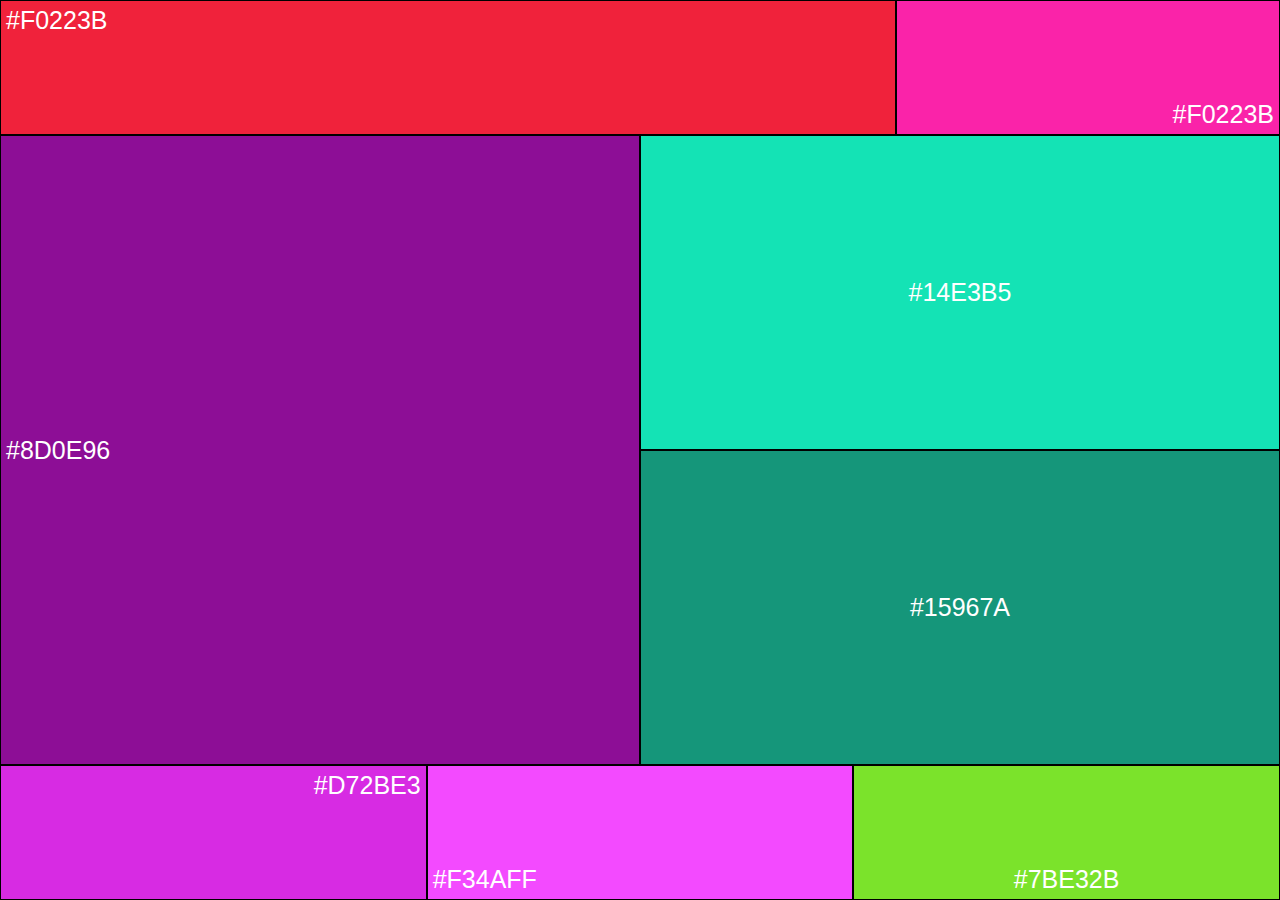
<file: skill-factory-flexbox-1/index.html>
<!DOCTYPE html>
<html lang="en">
<head>
    <meta charset="UTF-8">
    <meta http-equiv="X-UA-Compatible" content="IE=edge">
    <meta name="viewport" content="width=device-width, initial-scale=1.0">
    <link rel="stylesheet" href="./styles/styles.css" type="text/css">
    <title>Document</title>
</head>
<body>
    <div class="container-parent">
        <div class="container-child1">
            <div class="color-F0223B">#F0223B</div>
            <div class="color-FA23A9">#F0223B</div>
        </div>
        <div class="container-child2">
            <div class="color-8D0E96">#8D0E96</div>
            <div class="column">
                <div class="color-14E3B5">#14E3B5</div>
                <div class="color-15967A">#15967A</div>
            </div>
        </div>
        <div class="container-child3">
            <div class="color-D72BE3">#D72BE3</div>
            <div class="color-F34AFF">#F34AFF</div>
            <div class="color-7BE32B">#7BE32B</div>
        </div>
    </div>
</body>
</html>
</file>
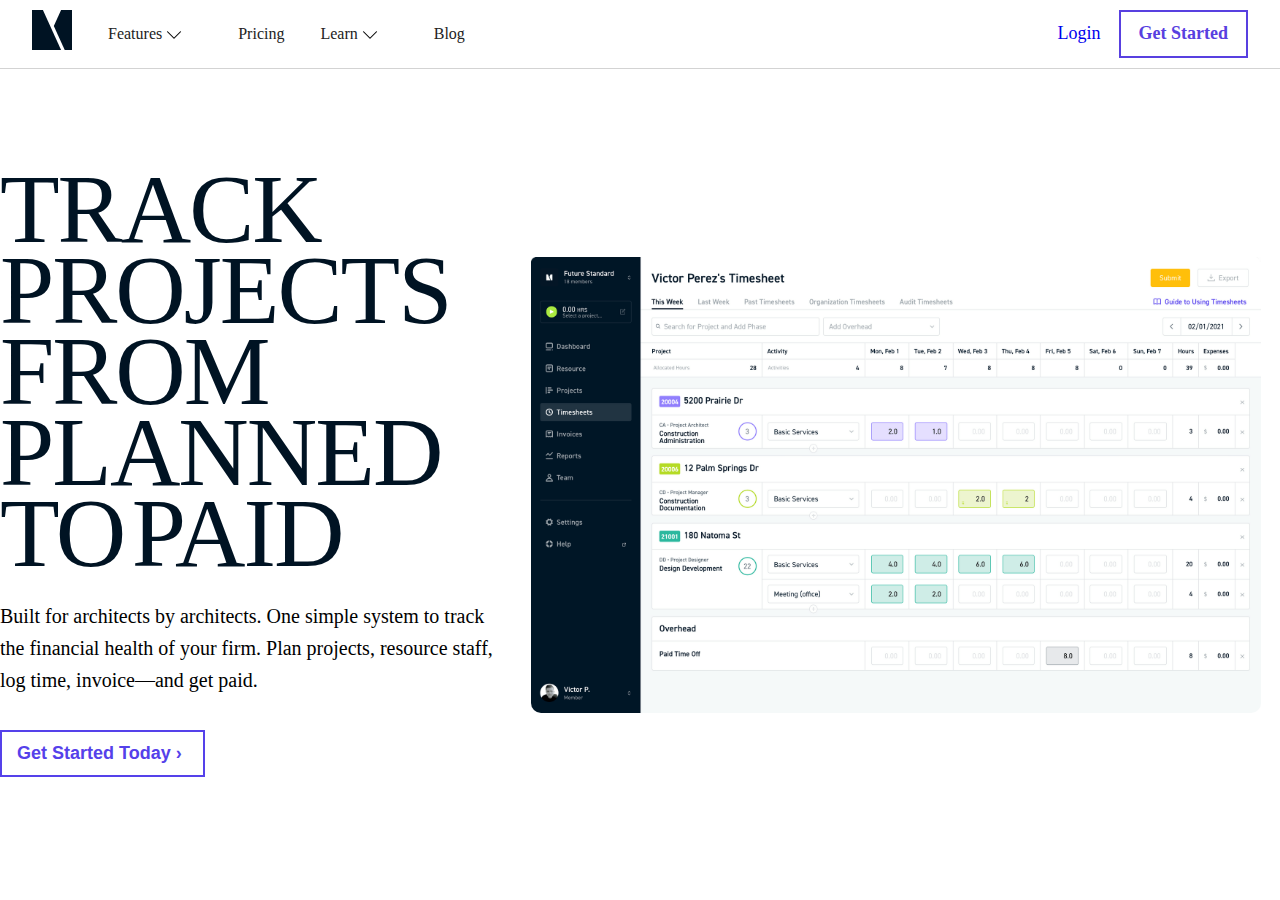
<file: skill-factory-flexbox-2/index.html>
<!DOCTYPE html>
<html lang="en">
<head>
    <meta charset="UTF-8">
    <meta http-equiv="X-UA-Compatible" content="IE=edge">
    <meta name="viewport" content="width=device-width, initial-scale=1.0">
    <link rel="stylesheet" href="./styles/styles.css" type="text/css" />
    <link rel="stylesheet" href="https://fonts.googleapis.com/css2?family=Material+Symbols+Outlined:opsz,wght,FILL,GRAD@48,400,0,0" />
    <title>Project Management Software for Architects - Monograph</title>
</head>
<body>
    <header>
        <div class="nav-container">
            <a class="logo" href="https://monograph.com/">
                <img src="./public/5e1d0232f955a03544fecdcf_monograph.svg" alt="monograph">
            </a>
            <div class="nav-menu">
                <div class="features">
                    Features
                    <img src="./public/icons8-expand-arrow-16.png" />
                </div>
                <div class="pricing">Pricing</div>
                <div class="learn">
                    Learn
                    <img src="./public/icons8-expand-arrow-16.png" />
                </div>
                <div class="blog">Blog</div>
            </div>
            <div class="nav-actions">
                <a href="https://dashboard.monograph.io/login" class="nav-login">
                    Login
                </a>
                <a href="https://monograph.com/get-started" class="nav-button">
                    Get Started
                </a>
            </div>
        </div>
        <div class="divider"></div>
        <div class="body">
            <div class="body-content">
                <h1 class="body-title">TRACK PROJECTS FROM PLANNED TO PAID</h1>
                <p class="body-subtext">
                    Built for architects by architects. One simple system to track the financial health of your firm. Plan projects, resource staff, log time, invoice—and get paid.
                </p>
                <a href="https://monograph.com/get-started" class="body-button">
                    Get Started Today ›
                </a>
            </div>
            <div class="body-img">
                <img src="./public/6018bf39b23a1342f9d6be0c_header_timesheets-p-2000.png" />
            </div>
        </div>
    </header>
</body>
</html>
</file>
<file: skill-factory-flexbox-1/styles/styles.css>
*{
    box-sizing: border-box;
    padding: 0;
    margin: 0;
    color: white;
    font-size: 25px;
    font-family: sans-serif;
}

.container-parent {
    max-width: 100vw;
    min-width: 100vh;
}

.container-child1 {
    width: 100vw;
    height: 15vh;
    display: flex;
    flex-direction: row;
}

.color-F0223B { 
    background-color: #F0223B;
    border: 1px solid black;
    width: 70%;
    height: 100%;
    padding: 5px;
}

.color-FA23A9 {
    background-color: #FA23A9;
    border: 1px solid black;
    width: 30%;
    height: 100%;
    display: flex;
    justify-content: flex-end;
    align-items: flex-end;
    padding: 5px;
}

.container-child2 {
    width: 100vw;
    height: 70vh;
    display: flex;
    flex-direction: row;
}

.color-8D0E96 {
    background-color: #8D0E96;
    border: 1px solid black;
    width: 50%;
    height: 100%;
    display: flex;
    align-items: center;
    padding: 5px;
}

.column {
    display: flex;
    flex-direction: column;
    width: 50%;
    height: 100%;
}

.color-14E3B5 {
    background-color: #14E3B5;
    border: 1px solid black;
    height: 50%;
    display: flex;
    justify-content: center;
    align-items: center;
}

.color-15967A {
    background-color: #15967A;
    border: 1px solid black;
    height: 50%;
    display: flex;
    justify-content: center;
    align-items: center;
}

.container-child3 {
    width: 100vw;
    height: 15vh;
    display: flex;
    flex-direction: row;
}

.color-D72BE3 {
    background-color: #D72BE3;
    border: 1px solid black;
    width: 33.33333%;
    height: 100%;
    display: flex;
    justify-content: flex-end;
    padding: 5px;
}

.color-F34AFF {
    background-color: #F34AFF;
    border: 1px solid black;
    width: 33.33333%;
    height: 100%;
    display: flex;
    align-items: flex-end;
    padding: 5px;
}

.color-7BE32B {
    background-color: #7BE32B;
    border: 1px solid black;
    width: 33.33333%;
    height: 100%;
    display: flex;
    justify-content: center;
    align-items: flex-end;
    padding: 5px;
}
</file>
<file: skill-factory-flexbox-2/styles/styles.css>
@font-face {
    font-family: 'mono';
    src: url('https://assets.website-files.com/5d7fff8297d2f2362bc02ca9/5e2d028f60dc1a9df8eca10d_soehne-mono-web-buch.woff2');
}

* {
    box-sizing: border-box;
    margin: 0;
    padding: 0;
    font-family: 'mono';
}

body {
    width: 100vw;
    height: 100vh;
    background-color: #fff;
    font-size: 16px;
    line-height: 160%;
    font-weight: 400;
}

.nav-container {
    color: #222222;
    display: flex;
    flex-direction: row;
    margin: 0 32px;
}

.logo {
    border: 0;
    max-width: 100%;
    padding-top: 10px;
    padding-bottom: 10px;
    vertical-align: bottom;
}

.nav-menu{
    display: flex;
    flex-direction: row;
    justify-content: flex-start;
    align-items: center;
    margin: 0 0 0 16px;
    width: 50%;
}

.features, .learn  {
    padding: 20px 40px 20px 20px;
}

.features img {
    vertical-align: middle;
}

.learn img {
    vertical-align: middle;
}

.pricing, .blog {
    padding: 20px 16px;
}

.nav-actions {
    width: 50%;
    color: #001323;
    font-size: 18px;
    font-weight: 400;
    display: flex;
    justify-content: flex-end;
    align-items: center;
    text-decoration: none;
    color: #001323;    
}

.nav-actions a {
    text-decoration: none;
}

.nav-button {
    padding: 0.5em 1em;
    border-radius: 0;
    border: 2px solid #5840e0;
    color: #5840e0;
    background-color: transparent;
    font-weight: 600;
}

.nav-login {
    padding: 1em;
}

.nav-button:hover {
    background-color: #5840e0;
    color: #fff;
}

.divider {
    border-bottom: 1px solid #80808059;
}

.body {
    display: flex;
    flex-direction: row;
    width: 100%;
    margin-top: 90px;
}

.body-content {
    display: flex;
    flex-direction: column;
    width: 40%;
}

.body-title{
    color: #001323;
    font-size: 6.1rem;
    font-weight: 400;
    letter-spacing: -2px;
    line-height: 83.5%;
    margin: 10px 0;
    word-spacing: -15px;
}

.body-button {
    margin-top: 1.5rem;
    border: 2px solid #5541ea;
    background-color: #fff;
    font-family: 'Soehne Mono',sans-serif;
    color: #5541ea;
    font-size: 18px;
    font-weight: 600;
}

.body-subtext {
    margin-top: 1rem;
    margin-bottom: 10px;
    border-bottom: 1px #000;
    font-size: 20px;
    line-height: 32px;
}

.body-button {
    width: 40%;
    justify-content: flex-start;
    padding: 9px 15px;
    text-decoration: none;
    margin-top: 1.5rem;
    border: 2px solid #5541ea;
    background-color: #fff;
    color: #5541ea;
    font-size: 18px;
    font-weight: 600;
}

.body-img {
    width: 60%;
    display: flex;
    justify-content: center;
    align-items: center;
}

.body-img img{
    max-width: 95%;
    max-height: 95%;
    border-radius: 10px;
    padding-top: 35px;
}
</file>
